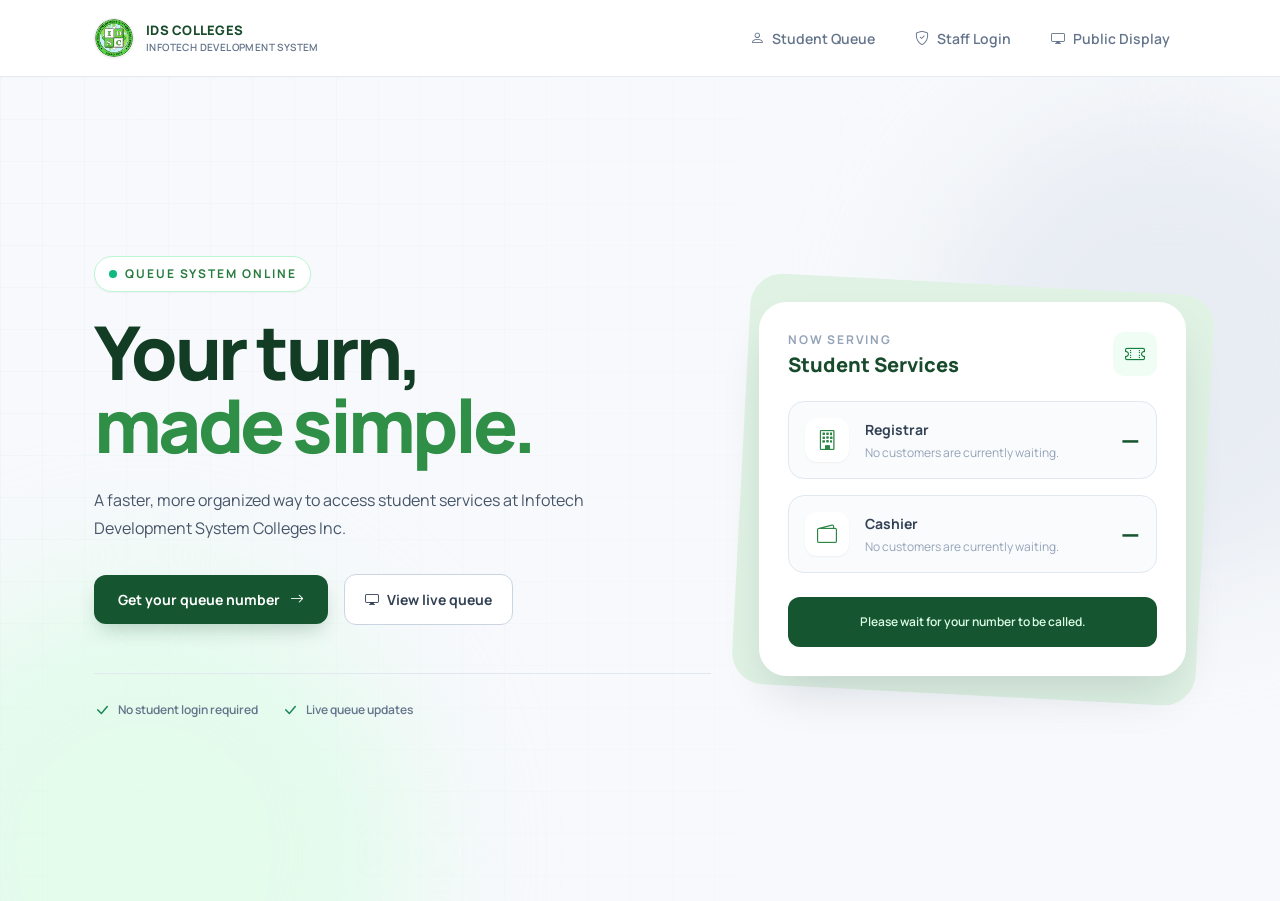
<file: frontend/index.html>
<!doctype html>
<html lang="en">
  <head>
    <meta charset="UTF-8" />
    <meta name="viewport" content="width=device-width, initial-scale=1.0" />
    <title>IDS Colleges — Student Services Queue</title>
    <meta
      name="description"
      content="A school queue system for students and staff to issue tickets, manage Registrar and Cashier lines, and display live queue updates for faster service."
    />
    <link rel="icon" type="image/png" href="./assets/images/favicon.png" />

    <!-- Bootstrap 5 & Bootstrap Icons -->
    <link
      href="https://cdn.jsdelivr.net/npm/bootstrap@5.3.3/dist/css/bootstrap.min.css"
      rel="stylesheet"
    />
    <link
      href="https://cdn.jsdelivr.net/npm/bootstrap-icons@1.11.3/font/bootstrap-icons.min.css"
      rel="stylesheet"
    />

    <!-- Typography & Project Stylesheets -->
    <link rel="stylesheet" href="./assets/fonts/manrope.css" />
    <link rel="stylesheet" href="./css/style.css" />
    <link rel="stylesheet" href="./css/components.css" />
    <link rel="stylesheet" href="./css/responsive.css" />
  </head>
  <body class="page-home" data-page="welcome">
    <!-- Top Sticky Navigation -->
    <header class="ids-header">
      <nav class="navbar navbar-expand-lg py-0" aria-label="Primary navigation">
        <div class="container-xl ids-header-inner px-3 px-lg-4">
          <a href="./index.html" class="brand-lockup" aria-label="Go to home">
            <img
              src="./assets/images/ids-colleges-logo.png"
              alt="IDS Colleges official seal"
              class="brand-seal"
            />
            <div>
              <p class="brand-title">IDS COLLEGES</p>
              <p class="brand-subtitle">INFOTECH DEVELOPMENT SYSTEM</p>
            </div>
          </a>

          <button
            class="navbar-toggler border-0 shadow-none"
            type="button"
            data-bs-toggle="collapse"
            data-bs-target="#idsMainNav"
            aria-controls="idsMainNav"
            aria-expanded="false"
            aria-label="Toggle navigation"
          >
            <span class="navbar-toggler-icon"></span>
          </button>

          <div class="collapse navbar-collapse justify-content-end" id="idsMainNav">
            <div class="d-flex flex-column flex-lg-row align-items-stretch align-items-lg-center gap-1 gap-lg-2 py-2 py-lg-0">
              <a href="./pages/student-queue.html" class="ids-nav-link" data-nav-page="student">
                <i class="bi bi-person"></i>
                <span>Student Queue</span>
              </a>
              <a href="./pages/staff-login.html" class="ids-nav-link" data-nav-page="login">
                <i class="bi bi-shield-check"></i>
                <span>Staff Login</span>
              </a>
              <a href="./pages/public-display.html" class="ids-nav-link" data-nav-page="display">
                <i class="bi bi-display"></i>
                <span>Public Display</span>
              </a>
            </div>
          </div>
        </div>
      </nav>
    </header>

    <!-- Main Hero Section -->
    <main class="hero-section py-5">
      <div class="hero-grid" aria-hidden="true"></div>
      <div class="hero-glow-left" aria-hidden="true"></div>
      <div class="hero-glow-right" aria-hidden="true"></div>

      <div class="container-xl px-3 px-lg-4">
        <div class="row align-items-center g-5">
          <!-- Left Column: Hero Copy & Actions -->
          <div class="col-12 col-lg-7">
            <div class="status-online-pill mb-4">
              <span class="status-dot-emerald" aria-hidden="true"></span>
              <span>Queue system online</span>
            </div>

            <h1 class="ids-heading-hero mb-0">
              Your turn, <span class="accent">made simple.</span>
            </h1>

            <p class="ids-lead mt-4 mb-0" style="max-width: 34rem;">
              A faster, more organized way to access student services at Infotech Development System Colleges Inc.
            </p>

            <div class="d-flex flex-wrap align-items-center gap-3 mt-4 pt-2">
              <a href="./pages/student-queue.html" class="btn-ids-primary">
                <span>Get your queue number</span>
                <i class="bi bi-arrow-right"></i>
              </a>
              <a href="./pages/public-display.html" class="btn-ids-outline">
                <i class="bi bi-display"></i>
                <span>View live queue</span>
              </a>
            </div>

            <div
              class="d-flex flex-wrap gap-4 mt-5 pt-4 border-top"
              style="border-color: #e2e8f0 !important; font-size: 0.75rem; font-weight: 600; color: #64748b;"
            >
              <span class="d-inline-flex align-items-center gap-2">
                <i class="bi bi-check-lg text-success fs-6"></i>
                <span>No student login required</span>
              </span>
              <span class="d-inline-flex align-items-center gap-2">
                <i class="bi bi-check-lg text-success fs-6"></i>
                <span>Live queue updates</span>
              </span>
            </div>
          </div>

          <!-- Right Column: Live Student Services Summary Card -->
          <div class="col-12 col-lg-5">
            <div class="hero-card-stack">
              <div class="hero-card-backdrop" aria-hidden="true"></div>

              <div class="hero-card">
                <div class="d-flex align-items-center justify-content-between mb-4">
                  <div>
                    <p
                      class="mb-0 text-uppercase fw-bold"
                      style="font-size: 0.75rem; letter-spacing: 0.15em; color: #94a3b8;"
                    >
                      Now serving
                    </p>
                    <h2
                      class="mb-0 mt-1 fw-extrabold"
                      style="font-size: 1.25rem; font-weight: 800; color: #174b2b;"
                    >
                      Student Services
                    </h2>
                  </div>
                  <div class="icon-tile icon-tile-green" aria-hidden="true">
                    <i class="bi bi-ticket-perforated fs-5"></i>
                  </div>
                </div>

                <!-- Dynamically hydrated from backend API -->
                <div id="homeOfficeSummaryList" class="d-flex flex-column gap-3">
                  <div class="office-summary-row">
                    <div class="icon-tile icon-tile-white" aria-hidden="true">
                      <i class="bi bi-building fs-5"></i>
                    </div>
                    <div class="min-w-0 flex-grow-1">
                      <p class="mb-0 fw-bold" style="font-size: 0.875rem; color: #334155;">Registrar</p>
                      <p class="mb-0 mt-1" style="font-size: 0.75rem; color: #94a3b8;">No customers are currently waiting.</p>
                    </div>
                    <p class="mb-0 tabular-nums" style="font-size: 1.5rem; font-weight: 900; color: #15552f;">
                      —
                    </p>
                  </div>

                  <div class="office-summary-row">
                    <div class="icon-tile icon-tile-white" aria-hidden="true">
                      <i class="bi bi-wallet2 fs-5"></i>
                    </div>
                    <div class="min-w-0 flex-grow-1">
                      <p class="mb-0 fw-bold" style="font-size: 0.875rem; color: #334155;">Cashier</p>
                      <p class="mb-0 mt-1" style="font-size: 0.75rem; color: #94a3b8;">No customers are currently waiting.</p>
                    </div>
                    <p class="mb-0 tabular-nums" style="font-size: 1.5rem; font-weight: 900; color: #15552f;">
                      —
                    </p>
                  </div>
                </div>

                <div
                  class="mt-4 text-center fw-semibold"
                  style="border-radius: 0.75rem; background-color: #15552f; padding: 1rem 1.25rem; font-size: 0.75rem; color: #dcfce7;"
                >
                  Please wait for your number to be called.
                </div>
              </div>
            </div>
          </div>
        </div>
      </div>
    </main>

    <!-- Bootstrap 5 Bundle & Application Scripts -->
    <script src="https://cdn.jsdelivr.net/npm/bootstrap@5.3.3/dist/js/bootstrap.bundle.min.js" defer></script>
    <script src="./js/api/api.js" defer></script>
    <script src="./js/services/queueService.js" defer></script>
    <script src="./js/services/authService.js" defer></script>
    <script src="./js/main.js" defer></script>
    <script src="./js/navigation.js" defer></script>
    <script src="./js/validation.js" defer></script>
    <script src="./js/interactions.js" defer></script>
  </body>
</html>
</file>
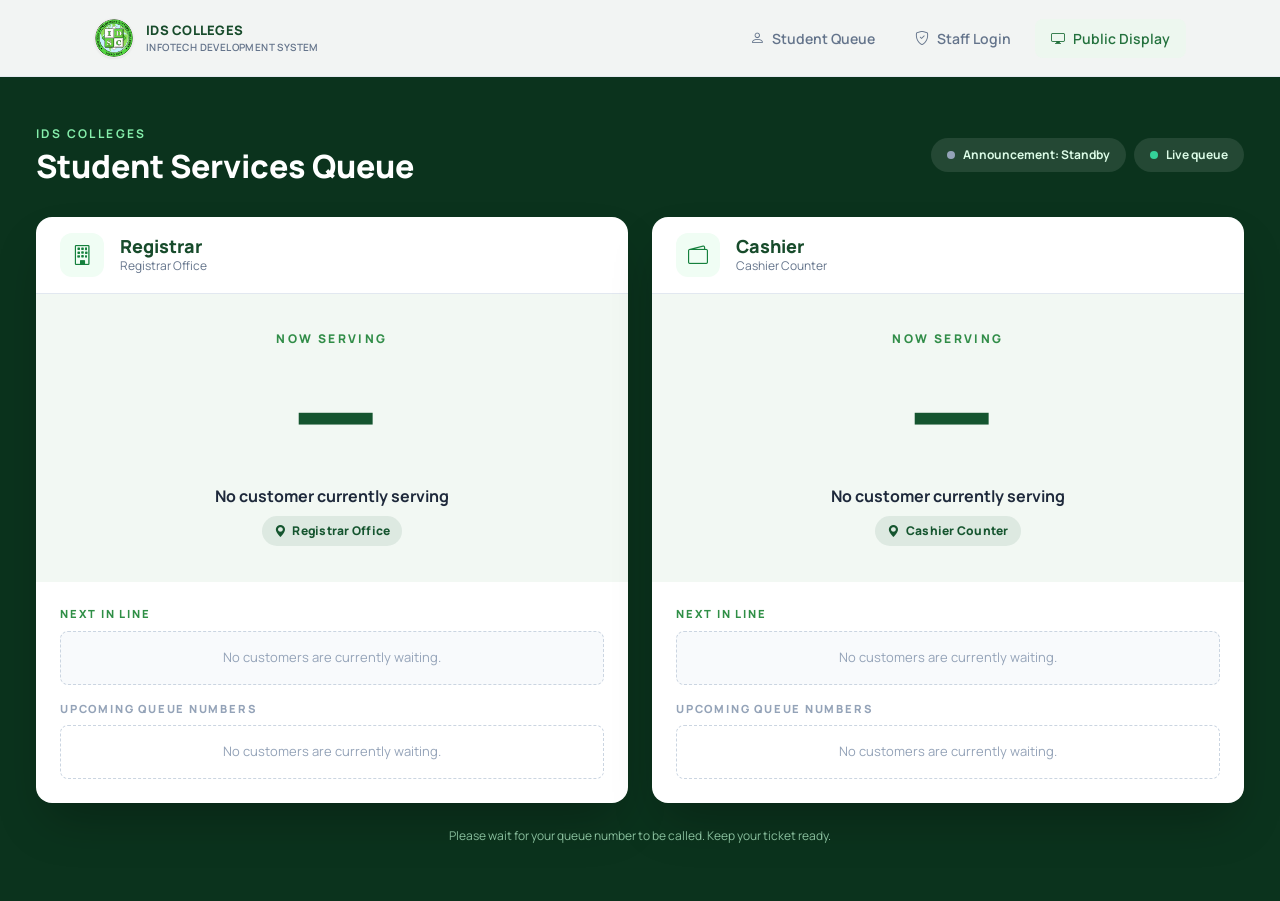
<file: frontend/pages/public-display.html>
<!doctype html>
<html lang="en">
  <head>
    <meta charset="UTF-8" />
    <meta name="viewport" content="width=device-width, initial-scale=1.0" />
    <title>Public Live Display — IDS Colleges</title>
    <meta
      name="description"
      content="Live public queue monitor showing currently served and upcoming student numbers at IDS Colleges."
    />
    <link rel="icon" type="image/png" href="../assets/images/favicon.png" />

    <!-- Bootstrap 5 & Bootstrap Icons -->
    <link
      href="https://cdn.jsdelivr.net/npm/bootstrap@5.3.3/dist/css/bootstrap.min.css"
      rel="stylesheet"
    />
    <link
      href="https://cdn.jsdelivr.net/npm/bootstrap-icons@1.11.3/font/bootstrap-icons.min.css"
      rel="stylesheet"
    />

    <!-- Typography & Project Stylesheets -->
    <link rel="stylesheet" href="../assets/fonts/manrope.css" />
    <link rel="stylesheet" href="../css/style.css" />
    <link rel="stylesheet" href="../css/components.css" />
    <link rel="stylesheet" href="../css/responsive.css" />
  </head>
  <body class="page-display" data-page="display">
    <!-- Top Sticky Navigation -->
    <header class="ids-header">
      <nav class="navbar navbar-expand-lg py-0" aria-label="Primary navigation">
        <div class="container-xl ids-header-inner px-3 px-lg-4">
          <a href="../index.html" class="brand-lockup" aria-label="Go to home">
            <img
              src="../assets/images/ids-colleges-logo.png"
              alt="IDS Colleges official seal"
              class="brand-seal"
            />
            <div>
              <p class="brand-title">IDS COLLEGES</p>
              <p class="brand-subtitle">INFOTECH DEVELOPMENT SYSTEM</p>
            </div>
          </a>

          <button
            class="navbar-toggler border-0 shadow-none"
            type="button"
            data-bs-toggle="collapse"
            data-bs-target="#idsMainNav"
            aria-controls="idsMainNav"
            aria-expanded="false"
            aria-label="Toggle navigation"
          >
            <span class="navbar-toggler-icon"></span>
          </button>

          <div class="collapse navbar-collapse justify-content-end" id="idsMainNav">
            <div class="d-flex flex-column flex-lg-row align-items-stretch align-items-lg-center gap-1 gap-lg-2 py-2 py-lg-0">
              <a href="./student-queue.html" class="ids-nav-link" data-nav-page="student">
                <i class="bi bi-person"></i>
                <span>Student Queue</span>
              </a>
              <a href="./staff-login.html" class="ids-nav-link" data-nav-page="login">
                <i class="bi bi-shield-check"></i>
                <span>Staff Login</span>
              </a>
              <a href="./public-display.html" class="ids-nav-link active" data-nav-page="display">
                <i class="bi bi-display"></i>
                <span>Public Display</span>
              </a>
            </div>
          </div>
        </div>
      </nav>
    </header>

    <!-- Main Public Display Board -->
    <main class="main-viewport py-4 py-lg-5 px-3 px-lg-4">
      <div class="container-xxl">
        <div class="d-flex flex-wrap align-items-center justify-content-between gap-3">
          <div>
            <p
              class="mb-0 text-uppercase fw-bold"
              style="font-size: 0.75rem; letter-spacing: 0.2em; color: #86efac;"
            >
              IDS Colleges
            </p>
            <h1 class="mt-1 mb-0 fw-extrabold text-white" style="font-size: clamp(1.5rem, 3vw, 2rem); font-weight: 800;">
              Student Services Queue
            </h1>
          </div>

          <div class="d-flex flex-wrap align-items-center gap-2">
            <div
              id="publicAnnouncementStatus"
              class="d-inline-flex align-items-center gap-2 rounded-pill px-3 py-2 fw-bold"
              style="background-color: rgba(255, 255, 255, 0.1); font-size: 0.75rem; color: #dcfce7;"
            >
              <span class="status-dot-emerald" style="background-color: #94a3b8;" aria-hidden="true"></span>
              <span>Announcement: Standby</span>
            </div>

            <div
              class="d-inline-flex align-items-center gap-2 rounded-pill px-3 py-2 fw-bold"
              style="background-color: rgba(255, 255, 255, 0.1); font-size: 0.75rem; color: #dcfce7;"
            >
              <span class="status-dot-emerald status-dot-pulse" style="background-color: #34d399;" aria-hidden="true"></span>
              <span>Live queue</span>
            </div>
          </div>
        </div>

        <!-- 2-Column Office Monitor Cards (Hydrated by interactions.js) -->
        <div id="publicDisplayGrid" class="row g-4 mt-2"></div>

        <p class="mt-4 mb-0 text-center" style="font-size: 0.75rem; color: rgba(187, 247, 208, 0.72);">
          Please wait for your queue number to be called. Keep your ticket ready.
        </p>
      </div>
    </main>

    <!-- Bootstrap 5 Bundle & Application Scripts -->
    <script src="https://cdn.jsdelivr.net/npm/bootstrap@5.3.3/dist/js/bootstrap.bundle.min.js" defer></script>
    <script src="../js/api/api.js" defer></script>
    <script src="../js/services/queueService.js" defer></script>
    <script src="../js/services/authService.js" defer></script>
    <script src="../js/voiceAnnouncement.js" defer></script>
    <script src="../js/main.js" defer></script>
    <script src="../js/navigation.js" defer></script>
    <script src="../js/validation.js" defer></script>
    <script src="../js/interactions.js" defer></script>
  </body>
</html>
</file>
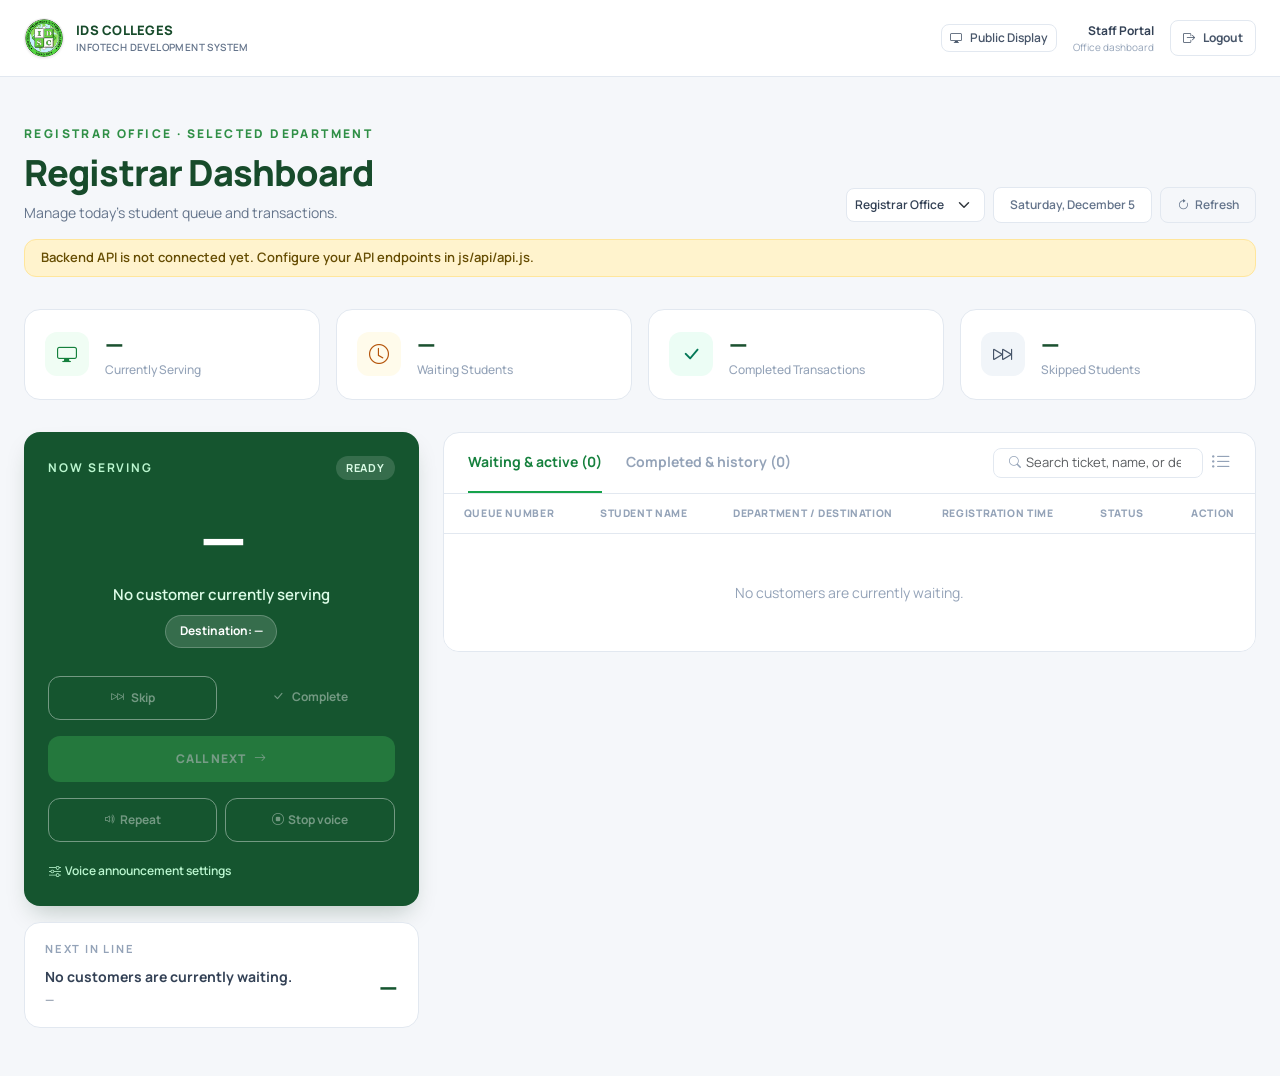
<file: frontend/pages/staff-dashboard.html>
<!doctype html>
<html lang="en">
  <head>
    <meta charset="UTF-8" />
    <meta name="viewport" content="width=device-width, initial-scale=1.0" />
    <title>Staff Office Dashboard — IDS Colleges</title>
    <meta
      name="description"
      content="Staff dashboard for calling, completing, and managing student service queues at IDS Colleges."
    />
    <link rel="icon" type="image/png" href="../assets/images/favicon.png" />

    <!-- Bootstrap 5 & Bootstrap Icons -->
    <link
      href="https://cdn.jsdelivr.net/npm/bootstrap@5.3.3/dist/css/bootstrap.min.css"
      rel="stylesheet"
    />
    <link
      href="https://cdn.jsdelivr.net/npm/bootstrap-icons@1.11.3/font/bootstrap-icons.min.css"
      rel="stylesheet"
    />

    <!-- Typography & Project Stylesheets -->
    <link rel="stylesheet" href="../assets/fonts/manrope.css" />
    <link rel="stylesheet" href="../css/style.css" />
    <link rel="stylesheet" href="../css/components.css" />
    <link rel="stylesheet" href="../css/responsive.css" />
  </head>
  <body class="page-staff" data-page="dashboard">
    <!-- Dashboard Header -->
    <header class="border-bottom bg-white" style="border-color: #e2e8f0 !important;">
      <div
        class="container-xxl d-flex align-items-center justify-content-between px-3 px-lg-4"
        style="min-height: 76px;"
      >
        <a href="../index.html" class="brand-lockup" aria-label="Go to home">
          <img
            src="../assets/images/ids-colleges-logo.png"
            alt="IDS Colleges official seal"
            class="brand-seal"
          />
          <div>
            <p class="brand-title">IDS COLLEGES</p>
            <p class="brand-subtitle">INFOTECH DEVELOPMENT SYSTEM</p>
          </div>
        </a>

        <div class="d-flex align-items-center gap-3">
          <a
            href="./public-display.html"
            class="btn btn-sm btn-outline-secondary d-none d-md-inline-flex align-items-center gap-2 fw-semibold"
            style="border-radius: 0.5rem; font-size: 0.75rem; border-color: #e2e8f0; color: #475569;"
          >
            <i class="bi bi-display"></i>
            <span>Public Display</span>
          </a>

          <div class="d-none d-sm-block text-end">
            <p id="staffRoleLabel" class="mb-0 fw-bold" style="font-size: 0.75rem; color: #334155;">
              Office Staff
            </p>
            <p class="mb-0" style="font-size: 0.625rem; color: #94a3b8;">Office dashboard</p>
          </div>

          <button
            id="staffLogoutBtn"
            type="button"
            class="btn d-inline-flex align-items-center gap-2 fw-bold"
            style="border: 1px solid #e2e8f0; border-radius: 0.5rem; padding: 0.5rem 0.75rem; font-size: 0.75rem; color: #475569; background-color: #ffffff;"
          >
            <i class="bi bi-box-arrow-right"></i>
            <span>Logout</span>
          </button>
        </div>
      </div>
    </header>

    <!-- Main Dashboard Content -->
    <main class="container-xxl px-3 px-lg-4 py-4 py-lg-5">
      <!-- Title & Date Row -->
      <div class="d-flex flex-wrap align-items-end justify-content-between gap-3">
        <div>
          <p id="dashboardOfficeCode" class="ids-kicker mb-0">Student Services · Office</p>
          <h1 id="dashboardOfficeTitle" class="ids-heading-page mt-2 mb-0">Office Dashboard</h1>
          <p class="mt-2 mb-0" style="font-size: 0.875rem; color: #64748b;">
            Manage today’s student queue and transactions.
          </p>
        </div>

        <div class="d-flex flex-wrap align-items-center gap-2">
          <select
            id="dashboardDepartmentSelect"
            class="form-select form-select-sm fw-semibold"
            aria-label="Filter by department"
            style="width: auto; border-color: #e2e8f0; font-size: 0.75rem; color: #334155; border-radius: 0.5rem; padding-top: 0.45rem; padding-bottom: 0.45rem;"
          >
            <option value="registrar">Registrar Office</option>
            <option value="cashier">Cashier Counter</option>
            <option value="all">All Departments</option>
          </select>

          <p
            id="dashboardDateBadge"
            class="mb-0 rounded-3 border bg-white px-3 py-2 fw-semibold"
            style="border-color: #e2e8f0 !important; font-size: 0.75rem; color: #64748b;"
          >
            —
          </p>
          <button
            id="refreshQueueBtn"
            type="button"
            class="btn btn-sm btn-outline-secondary fw-semibold px-3 py-2"
            style="border-color: #e2e8f0; font-size: 0.75rem; color: #64748b; border-radius: 0.5rem;"
          >
            <i class="bi bi-arrow-clockwise me-1"></i>
            Refresh
          </button>
        </div>
      </div>

      <!-- Backend API Connection Status Banner -->
      <div
        id="dashboardStatusNotice"
        role="status"
        class="d-none alert alert-warning mt-3 mb-0 py-2 px-3 fw-semibold"
        style="font-size: 0.8125rem; border-radius: 0.75rem;"
      ></div>

      <!-- 4 KPI Summary Cards -->
      <section class="row g-3 mt-3" aria-label="Queue metrics">
        <div class="col-12 col-sm-6 col-xl-3">
          <div class="kpi-card">
            <div class="icon-tile icon-tile-green" aria-hidden="true">
              <i class="bi bi-display fs-5"></i>
            </div>
            <div>
              <p id="kpiServingValue" class="kpi-value tabular-nums mb-0">—</p>
              <p class="kpi-label mb-0">Currently Serving</p>
            </div>
          </div>
        </div>

        <div class="col-12 col-sm-6 col-xl-3">
          <div class="kpi-card">
            <div class="icon-tile icon-tile-amber" aria-hidden="true">
              <i class="bi bi-clock fs-5"></i>
            </div>
            <div>
              <p id="kpiWaitingValue" class="kpi-value tabular-nums mb-0">—</p>
              <p class="kpi-label mb-0">Waiting Students</p>
            </div>
          </div>
        </div>

        <div class="col-12 col-sm-6 col-xl-3">
          <div class="kpi-card">
            <div class="icon-tile icon-tile-emerald" aria-hidden="true">
              <i class="bi bi-check-lg fs-5"></i>
            </div>
            <div>
              <p id="kpiCompletedValue" class="kpi-value tabular-nums mb-0">—</p>
              <p class="kpi-label mb-0">Completed Transactions</p>
            </div>
          </div>
        </div>

        <div class="col-12 col-sm-6 col-xl-3">
          <div class="kpi-card">
            <div class="icon-tile icon-tile-gray" aria-hidden="true">
              <i class="bi bi-skip-forward fs-5"></i>
            </div>
            <div>
              <p id="kpiSkippedValue" class="kpi-value tabular-nums mb-0">—</p>
              <p class="kpi-label mb-0">Skipped Students</p>
            </div>
          </div>
        </div>
      </section>

      <!-- Workspace Grid: Now Serving Controls + Queue Table -->
      <section class="row g-4 mt-2">
        <!-- Left: Now Serving Controls, Voice Announcement & Next in Line -->
        <div class="col-12 col-xl-4 d-flex flex-column gap-3">
          <div class="serving-control-card d-flex flex-column justify-content-between">
            <div>
              <div class="d-flex align-items-center justify-content-between gap-2">
                <p
                  class="mb-0 text-uppercase fw-bold"
                  style="font-size: 0.75rem; letter-spacing: 0.16em; color: #bbf7d0;"
                >
                  Now serving
                </p>
                <span id="dashVoiceStatusBadge" class="voice-status-pill">Ready</span>
              </div>

              <div class="text-center my-4 py-1">
                <p
                  id="dashNowServingNumber"
                  class="tabular-nums mb-0"
                  style="font-size: 3.75rem; font-weight: 900; line-height: 1; letter-spacing: -0.06em;"
                >
                  —
                </p>
                <p id="dashNowServingName" class="mt-3 mb-2 fw-semibold" style="font-size: 0.9375rem; color: #dcfce7;">
                  No customer currently serving
                </p>
                <span id="dashNowServingDepartment" class="destination-chip-inverted">
                  Destination: —
                </span>
                <p
                  id="dashVoiceTranscript"
                  class="d-none mt-3 mb-0 px-2 py-1 rounded-2"
                  style="font-size: 0.72rem; background-color: rgba(0, 0, 0, 0.16); color: #dcfce7;"
                ></p>
              </div>
            </div>

            <div>
              <div class="row g-2">
                <div class="col-6">
                  <button
                    id="dashSkipBtn"
                    type="button"
                    class="btn serving-btn-skip w-100 d-flex align-items-center justify-content-center gap-2"
                  >
                    <i class="bi bi-skip-forward"></i>
                    <span>Skip</span>
                  </button>
                </div>
                <div class="col-6">
                  <button
                    id="dashCompleteBtn"
                    type="button"
                    class="btn serving-btn-complete w-100 d-flex align-items-center justify-content-center gap-2"
                  >
                    <i class="bi bi-check-lg"></i>
                    <span>Complete</span>
                  </button>
                </div>
              </div>

              <button id="dashCallNextBtn" type="button" class="btn-ids-call-next mt-3">
                <span>Call next</span>
                <i class="bi bi-arrow-right"></i>
              </button>

              <!-- Repeat & Stop Voice Controls -->
              <div class="row g-2 mt-2">
                <div class="col-6">
                  <button
                    id="dashRepeatVoiceBtn"
                    type="button"
                    class="btn serving-btn-skip w-100 d-flex align-items-center justify-content-center gap-1"
                  >
                    <i class="bi bi-volume-up"></i>
                    <span>Repeat</span>
                  </button>
                </div>
                <div class="col-6">
                  <button
                    id="dashStopVoiceBtn"
                    type="button"
                    class="btn serving-btn-skip w-100 d-flex align-items-center justify-content-center gap-1"
                    disabled
                  >
                    <i class="bi bi-stop-circle"></i>
                    <span>Stop voice</span>
                  </button>
                </div>
              </div>

              <!-- Collapsible Voice Settings (Volume, Speed, Pitch, Voice) -->
              <div class="mt-3">
                <button
                  class="btn btn-link p-0 text-decoration-none d-inline-flex align-items-center gap-1 fw-semibold"
                  type="button"
                  data-bs-toggle="collapse"
                  data-bs-target="#voiceSettingsPanel"
                  aria-expanded="false"
                  aria-controls="voiceSettingsPanel"
                  style="font-size: 0.75rem; color: #bbf7d0;"
                >
                  <i class="bi bi-sliders"></i>
                  <span>Voice announcement settings</span>
                </button>

                <div class="collapse mt-2" id="voiceSettingsPanel">
                  <div class="voice-settings-box d-flex flex-column gap-2">
                    <div>
                      <label for="voiceSelectInput" class="form-label mb-1" style="font-size: 0.7rem; color: #dcfce7;">
                        English Voice
                      </label>
                      <select
                        id="voiceSelectInput"
                        class="form-select form-select-sm"
                        style="font-size: 0.75rem;"
                      >
                        <option value="">Default English Voice</option>
                      </select>
                    </div>

                    <div>
                      <div class="d-flex justify-content-between" style="font-size: 0.7rem; color: #dcfce7;">
                        <label for="voiceVolumeInput">Volume</label>
                        <span id="voiceVolumeVal" class="tabular-nums">100%</span>
                      </div>
                      <input
                        id="voiceVolumeInput"
                        type="range"
                        class="form-range"
                        min="0"
                        max="1"
                        step="0.05"
                        value="1"
                      />
                    </div>

                    <div>
                      <div class="d-flex justify-content-between" style="font-size: 0.7rem; color: #dcfce7;">
                        <label for="voiceRateInput">Speed</label>
                        <span id="voiceRateVal" class="tabular-nums">0.95x</span>
                      </div>
                      <input
                        id="voiceRateInput"
                        type="range"
                        class="form-range"
                        min="0.5"
                        max="1.5"
                        step="0.05"
                        value="0.95"
                      />
                    </div>

                    <div>
                      <div class="d-flex justify-content-between" style="font-size: 0.7rem; color: #dcfce7;">
                        <label for="voicePitchInput">Pitch</label>
                        <span id="voicePitchVal" class="tabular-nums">1.0</span>
                      </div>
                      <input
                        id="voicePitchInput"
                        type="range"
                        class="form-range"
                        min="0.5"
                        max="1.5"
                        step="0.1"
                        value="1"
                      />
                    </div>
                  </div>
                </div>
              </div>
            </div>
          </div>

          <!-- Next in Line Summary Card -->
          <div class="next-in-line-card">
            <p
              class="mb-2 text-uppercase fw-bold"
              style="font-size: 0.7rem; letter-spacing: 0.16em; color: #94a3b8;"
            >
              Next in line
            </p>
            <div class="d-flex align-items-center justify-content-between gap-3">
              <div class="min-w-0">
                <p id="dashNextInLineName" class="mb-0 fw-bold text-truncate" style="font-size: 0.875rem; color: #334155;">
                  No customers are currently waiting.
                </p>
                <p id="dashNextInLineDept" class="mb-0 mt-1" style="font-size: 0.75rem; color: #64748b;">
                  —
                </p>
              </div>
              <p id="dashNextInLineNumber" class="mb-0 tabular-nums fw-black" style="font-size: 1.5rem; font-weight: 900; color: #15552f;">
                —
              </p>
            </div>
          </div>
        </div>

        <!-- Right: Queue List & History Table -->
        <div class="col-12 col-xl-8">
          <div class="queue-table-card">
            <div
              class="d-flex flex-wrap align-items-center justify-content-between gap-3 border-bottom px-4"
              style="border-color: #e2e8f0 !important;"
            >
              <div class="d-flex gap-4">
                <button id="tabActiveQueue" type="button" class="queue-tab-btn active">
                  Active queue (0)
                </button>
                <button id="tabHistoryQueue" type="button" class="queue-tab-btn">
                  Queue history
                </button>
              </div>

              <div class="d-flex align-items-center gap-2 py-2">
                <div class="position-relative">
                  <i
                    class="bi bi-search position-absolute top-50 translate-middle-y ms-3"
                    style="font-size: 0.75rem; color: #94a3b8;"
                  ></i>
                  <input
                    id="dashboardSearchInput"
                    type="search"
                    class="form-control form-control-sm ps-4"
                    placeholder="Search ticket, name, or dept..."
                    style="padding-left: 2rem !important; border-radius: 0.5rem; border-color: #e2e8f0; font-size: 0.8125rem; min-width: 210px;"
                    aria-label="Search queue records"
                  />
                </div>
                <i class="bi bi-list-ul fs-5 d-none d-sm-inline" style="color: #94a3b8;" aria-hidden="true"></i>
              </div>
            </div>

            <div class="table-responsive">
              <table class="table queue-table mb-0 align-middle">
                <thead>
                  <tr>
                    <th scope="col">Queue number</th>
                    <th scope="col">Student name</th>
                    <th scope="col">Department / Destination</th>
                    <th scope="col">Registration time</th>
                    <th scope="col">Status</th>
                    <th scope="col" class="text-end">Action</th>
                  </tr>
                </thead>
                <tbody id="dashboardQueueTableBody">
                  <tr>
                    <td colspan="6" class="text-center py-5" style="color: #94a3b8;">
                      No records found.
                    </td>
                  </tr>
                </tbody>
              </table>
            </div>
          </div>
        </div>
      </section>
    </main>

    <!-- Bootstrap Confirmation Modal for Deleting a Queue Record -->
    <div
      class="modal fade"
      id="deleteRecordModal"
      tabindex="-1"
      aria-labelledby="deleteRecordModalLabel"
      aria-hidden="true"
    >
      <div class="modal-dialog modal-dialog-centered">
        <div class="modal-content border-0 shadow-lg rounded-4">
          <div class="modal-header border-bottom-0 pb-0">
            <h5 class="modal-title fw-bold" id="deleteRecordModalLabel" style="color: #174b2b;">
              Delete queue record?
            </h5>
            <button type="button" class="btn-close" data-bs-dismiss="modal" aria-label="Close"></button>
          </div>
          <div id="deleteRecordModalText" class="modal-body" style="font-size: 0.875rem; color: #475569;">
            Are you sure you want to delete this queue record? This action will be sent to the backend database.
          </div>
          <div class="modal-footer border-top-0 pt-0">
            <button
              type="button"
              class="btn btn-light fw-semibold"
              data-bs-dismiss="modal"
              style="font-size: 0.8125rem;"
            >
              Cancel
            </button>
            <button
              id="confirmDeleteRecordBtn"
              type="button"
              class="btn btn-danger fw-bold"
              style="font-size: 0.8125rem;"
            >
              Delete record
            </button>
          </div>
        </div>
      </div>
    </div>

    <!-- Bootstrap 5 Bundle & Application Scripts -->
    <script src="https://cdn.jsdelivr.net/npm/bootstrap@5.3.3/dist/js/bootstrap.bundle.min.js" defer></script>
    <script src="../js/api/api.js" defer></script>
    <script src="../js/services/queueService.js" defer></script>
    <script src="../js/services/authService.js" defer></script>
    <script src="../js/voiceAnnouncement.js" defer></script>
    <script src="../js/main.js" defer></script>
    <script src="../js/navigation.js" defer></script>
    <script src="../js/validation.js" defer></script>
    <script src="../js/interactions.js" defer></script>
  </body>
</html>
</file>
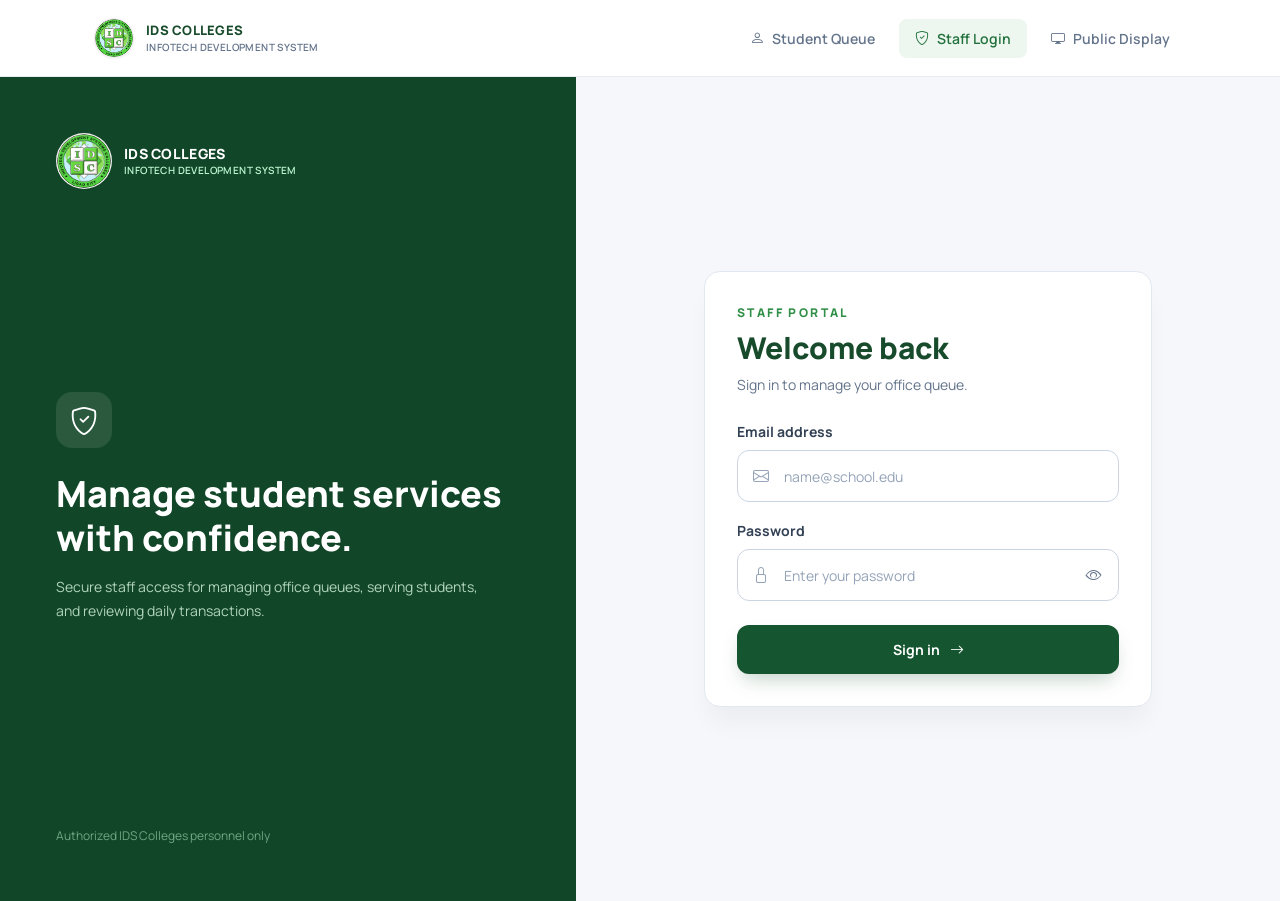
<file: frontend/pages/staff-login.html>
<!doctype html>
<html lang="en">
  <head>
    <meta charset="UTF-8" />
    <meta name="viewport" content="width=device-width, initial-scale=1.0" />
    <title>Staff Login — IDS Colleges</title>
    <meta
      name="description"
      content="Staff login portal for managing Registrar and Cashier student service queues at IDS Colleges."
    />
    <link rel="icon" type="image/png" href="../assets/images/favicon.png" />

    <!-- Bootstrap 5 & Bootstrap Icons -->
    <link
      href="https://cdn.jsdelivr.net/npm/bootstrap@5.3.3/dist/css/bootstrap.min.css"
      rel="stylesheet"
    />
    <link
      href="https://cdn.jsdelivr.net/npm/bootstrap-icons@1.11.3/font/bootstrap-icons.min.css"
      rel="stylesheet"
    />

    <!-- Typography & Project Stylesheets -->
    <link rel="stylesheet" href="../assets/fonts/manrope.css" />
    <link rel="stylesheet" href="../css/style.css" />
    <link rel="stylesheet" href="../css/components.css" />
    <link rel="stylesheet" href="../css/responsive.css" />
  </head>
  <body class="page-staff" data-page="login">
    <!-- Top Sticky Navigation -->
    <header class="ids-header">
      <nav class="navbar navbar-expand-lg py-0" aria-label="Primary navigation">
        <div class="container-xl ids-header-inner px-3 px-lg-4">
          <a href="../index.html" class="brand-lockup" aria-label="Go to home">
            <img
              src="../assets/images/ids-colleges-logo.png"
              alt="IDS Colleges official seal"
              class="brand-seal"
            />
            <div>
              <p class="brand-title">IDS COLLEGES</p>
              <p class="brand-subtitle">INFOTECH DEVELOPMENT SYSTEM</p>
            </div>
          </a>

          <button
            class="navbar-toggler border-0 shadow-none"
            type="button"
            data-bs-toggle="collapse"
            data-bs-target="#idsMainNav"
            aria-controls="idsMainNav"
            aria-expanded="false"
            aria-label="Toggle navigation"
          >
            <span class="navbar-toggler-icon"></span>
          </button>

          <div class="collapse navbar-collapse justify-content-end" id="idsMainNav">
            <div class="d-flex flex-column flex-lg-row align-items-stretch align-items-lg-center gap-1 gap-lg-2 py-2 py-lg-0">
              <a href="./student-queue.html" class="ids-nav-link" data-nav-page="student">
                <i class="bi bi-person"></i>
                <span>Student Queue</span>
              </a>
              <a href="./staff-login.html" class="ids-nav-link active" data-nav-page="login">
                <i class="bi bi-shield-check"></i>
                <span>Staff Login</span>
              </a>
              <a href="./public-display.html" class="ids-nav-link" data-nav-page="display">
                <i class="bi bi-display"></i>
                <span>Public Display</span>
              </a>
            </div>
          </div>
        </div>
      </nav>
    </header>

    <!-- Main Split Login View -->
    <main class="login-split-grid">
      <!-- Left Branding Panel (Desktop) -->
      <aside class="login-hero-aside">
        <div class="brand-lockup inverted">
          <img
            src="../assets/images/ids-colleges-logo.png"
            alt="IDS Colleges official seal"
            class="brand-seal brand-seal-lg"
          />
          <div>
            <p class="brand-title" style="font-size: 0.875rem;">IDS COLLEGES</p>
            <p class="brand-subtitle">INFOTECH DEVELOPMENT SYSTEM</p>
          </div>
        </div>

        <div style="max-width: 28rem;">
          <div
            class="d-grid place-items-center rounded-4"
            style="width: 56px; height: 56px; background-color: rgba(255, 255, 255, 0.1); display: grid; place-items: center;"
          >
            <i class="bi bi-shield-check fs-3 text-white"></i>
          </div>
          <h1 class="mt-4 mb-0 fw-extrabold text-white" style="font-size: 2.25rem; line-height: 1.2; font-weight: 800;">
            Manage student services with confidence.
          </h1>
          <p class="mt-3 mb-0" style="font-size: 0.875rem; line-height: 1.75; color: rgba(220, 252, 231, 0.78);">
            Secure staff access for managing office queues, serving students, and reviewing daily transactions.
          </p>
        </div>

        <p class="mb-0" style="font-size: 0.75rem; color: rgba(187, 247, 208, 0.55);">
          Authorized IDS Colleges personnel only
        </p>
      </aside>

      <!-- Right Login Card Section -->
      <section class="d-flex align-items-center justify-content-center px-3 py-5">
        <form id="staffLoginForm" class="ids-form-card w-100" style="max-width: 28rem;" novalidate>
          <div class="d-lg-none mb-4">
            <div class="brand-lockup">
              <img
                src="../assets/images/ids-colleges-logo.png"
                alt="IDS Colleges official seal"
                class="brand-seal brand-seal-lg"
              />
              <div>
                <p class="brand-title" style="font-size: 0.875rem;">IDS COLLEGES</p>
                <p class="brand-subtitle">INFOTECH DEVELOPMENT SYSTEM</p>
              </div>
            </div>
          </div>

          <p class="ids-kicker mb-0">Staff portal</p>
          <h2 class="mt-2 mb-0 fw-extrabold" style="font-size: 1.875rem; font-weight: 800; color: #174b2b;">
            Welcome back
          </h2>
          <p class="mt-2 mb-0" style="font-size: 0.875rem; color: #64748b;">
            Sign in to manage your office queue.
          </p>

          <div class="mt-4 d-flex flex-column gap-3">
            <div>
              <label for="staffEmail" class="form-label fw-bold mb-2" style="font-size: 0.875rem; color: #334155;">
                Email address
              </label>
              <div class="ids-input-group">
                <i class="bi bi-envelope ids-input-icon"></i>
                <input
                  id="staffEmail"
                  type="email"
                  class="ids-input"
                  placeholder="name@school.edu"
                  autocomplete="username"
                  required
                />
              </div>
            </div>

            <div>
              <label for="staffPassword" class="form-label fw-bold mb-2" style="font-size: 0.875rem; color: #334155;">
                Password
              </label>
              <div class="ids-input-group">
                <i class="bi bi-lock ids-input-icon"></i>
                <input
                  id="staffPassword"
                  type="password"
                  class="ids-input has-toggle"
                  placeholder="Enter your password"
                  autocomplete="current-password"
                  required
                />
                <button
                  id="togglePasswordBtn"
                  type="button"
                  class="btn btn-link position-absolute end-0 top-50 translate-middle-y text-decoration-none pe-3"
                  style="color: #64748b;"
                  aria-label="Show password"
                >
                  <i class="bi bi-eye"></i>
                </button>
              </div>
            </div>
          </div>

          <p
            id="staffLoginError"
            role="alert"
            class="d-none mt-3 mb-0 rounded-3 px-3 py-2 fw-semibold"
            style="background-color: #fef2f2; color: #b91c1c; font-size: 0.75rem;"
          ></p>

          <button id="staffLoginSubmitBtn" type="submit" class="btn-ids-primary w-100 mt-4">
            <span>Sign in</span>
            <i class="bi bi-arrow-right"></i>
          </button>
        </form>
      </section>
    </main>

    <!-- Bootstrap 5 Bundle & Application Scripts -->
    <script src="https://cdn.jsdelivr.net/npm/bootstrap@5.3.3/dist/js/bootstrap.bundle.min.js" defer></script>
    <script src="../js/api/api.js" defer></script>
    <script src="../js/services/queueService.js" defer></script>
    <script src="../js/services/authService.js" defer></script>
    <script src="../js/main.js" defer></script>
    <script src="../js/navigation.js" defer></script>
    <script src="../js/validation.js" defer></script>
    <script src="../js/interactions.js" defer></script>
  </body>
</html>
</file>
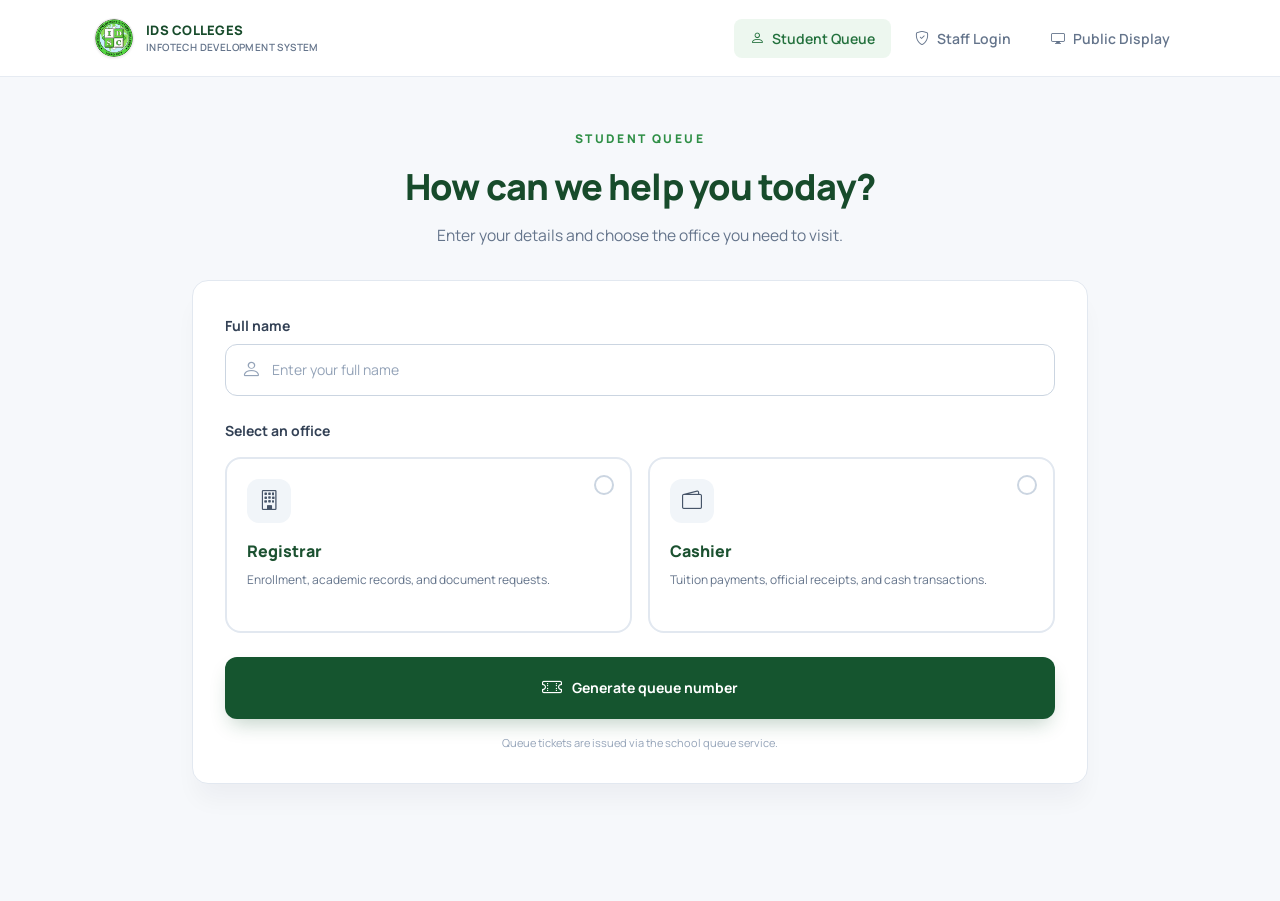
<file: frontend/pages/student-queue.html>
<!doctype html>
<html lang="en">
  <head>
    <meta charset="UTF-8" />
    <meta name="viewport" content="width=device-width, initial-scale=1.0" />
    <title>Student Queue — IDS Colleges</title>
    <meta
      name="description"
      content="Request a student queue ticket for Registrar or Cashier services at IDS Colleges."
    />
    <link rel="icon" type="image/png" href="../assets/images/favicon.png" />

    <!-- Bootstrap 5 & Bootstrap Icons -->
    <link
      href="https://cdn.jsdelivr.net/npm/bootstrap@5.3.3/dist/css/bootstrap.min.css"
      rel="stylesheet"
    />
    <link
      href="https://cdn.jsdelivr.net/npm/bootstrap-icons@1.11.3/font/bootstrap-icons.min.css"
      rel="stylesheet"
    />

    <!-- Typography & Project Stylesheets -->
    <link rel="stylesheet" href="../assets/fonts/manrope.css" />
    <link rel="stylesheet" href="../css/style.css" />
    <link rel="stylesheet" href="../css/components.css" />
    <link rel="stylesheet" href="../css/responsive.css" />
  </head>
  <body class="page-student" data-page="student">
    <!-- Top Sticky Navigation -->
    <header class="ids-header">
      <nav class="navbar navbar-expand-lg py-0" aria-label="Primary navigation">
        <div class="container-xl ids-header-inner px-3 px-lg-4">
          <a href="../index.html" class="brand-lockup" aria-label="Go to home">
            <img
              src="../assets/images/ids-colleges-logo.png"
              alt="IDS Colleges official seal"
              class="brand-seal"
            />
            <div>
              <p class="brand-title">IDS COLLEGES</p>
              <p class="brand-subtitle">INFOTECH DEVELOPMENT SYSTEM</p>
            </div>
          </a>

          <button
            class="navbar-toggler border-0 shadow-none"
            type="button"
            data-bs-toggle="collapse"
            data-bs-target="#idsMainNav"
            aria-controls="idsMainNav"
            aria-expanded="false"
            aria-label="Toggle navigation"
          >
            <span class="navbar-toggler-icon"></span>
          </button>

          <div class="collapse navbar-collapse justify-content-end" id="idsMainNav">
            <div class="d-flex flex-column flex-lg-row align-items-stretch align-items-lg-center gap-1 gap-lg-2 py-2 py-lg-0">
              <a href="./student-queue.html" class="ids-nav-link active" data-nav-page="student">
                <i class="bi bi-person"></i>
                <span>Student Queue</span>
              </a>
              <a href="./staff-login.html" class="ids-nav-link" data-nav-page="login">
                <i class="bi bi-shield-check"></i>
                <span>Staff Login</span>
              </a>
              <a href="./public-display.html" class="ids-nav-link" data-nav-page="display">
                <i class="bi bi-display"></i>
                <span>Public Display</span>
              </a>
            </div>
          </div>
        </div>
      </nav>
    </header>

    <!-- Main Student Queue Content -->
    <main class="main-viewport py-5 px-3">
      <!-- Step 1: Queue Request Form -->
      <section id="studentFormView" class="mx-auto" style="max-width: 56rem;">
        <div class="text-center mb-4 pb-2">
          <span class="ids-kicker">Student queue</span>
          <h1 class="ids-heading-page mt-3 mb-0">How can we help you today?</h1>
          <p class="mt-3 mb-0" style="font-size: 0.975rem; color: #64748b;">
            Enter your details and choose the office you need to visit.
          </p>
        </div>

        <form id="studentQueueForm" class="ids-form-card" novalidate>
          <div class="mb-4">
            <label
              for="studentName"
              class="form-label fw-bold mb-2"
              style="font-size: 0.875rem; color: #334155;"
            >
              Full name
            </label>
            <div class="ids-input-group">
              <i class="bi bi-person ids-input-icon fs-5"></i>
              <input
                id="studentName"
                type="text"
                class="ids-input"
                placeholder="Enter your full name"
                autocomplete="name"
                required
              />
            </div>
          </div>

          <fieldset class="mt-4">
            <legend
              class="fw-bold mb-3"
              style="font-size: 0.875rem; color: #334155; float: none; width: auto;"
            >
              Select an office
            </legend>

            <div class="row g-3">
              <div class="col-12 col-sm-6">
                <button
                  type="button"
                  class="office-choice-card"
                  data-office="registrar"
                  aria-pressed="false"
                >
                  <span class="office-choice-icon">
                    <i class="bi bi-building fs-5"></i>
                  </span>
                  <span class="office-choice-check" aria-hidden="true">
                    <i class="bi bi-check" style="font-size: 0.75rem;"></i>
                  </span>
                  <span class="d-flex align-items-center justify-content-between w-100 mt-3">
                    <span class="fw-extrabold" style="font-size: 1rem; font-weight: 800; color: #1b5130;">
                      Registrar
                    </span>
                  </span>
                  <span class="mt-2" style="font-size: 0.75rem; line-height: 1.5; color: #64748b;">
                    Enrollment, academic records, and document requests.
                  </span>
                </button>
              </div>

              <div class="col-12 col-sm-6">
                <button
                  type="button"
                  class="office-choice-card"
                  data-office="cashier"
                  aria-pressed="false"
                >
                  <span class="office-choice-icon">
                    <i class="bi bi-wallet2 fs-5"></i>
                  </span>
                  <span class="office-choice-check" aria-hidden="true">
                    <i class="bi bi-check" style="font-size: 0.75rem;"></i>
                  </span>
                  <span class="d-flex align-items-center justify-content-between w-100 mt-3">
                    <span class="fw-extrabold" style="font-size: 1rem; font-weight: 800; color: #1b5130;">
                      Cashier
                    </span>
                  </span>
                  <span class="mt-2" style="font-size: 0.75rem; line-height: 1.5; color: #64748b;">
                    Tuition payments, official receipts, and cash transactions.
                  </span>
                </button>
              </div>
            </div>
          </fieldset>

          <p
            id="studentFormError"
            role="alert"
            class="d-none mt-4 mb-0 rounded-3 px-3 py-2 fw-semibold"
            style="background-color: #fef2f2; color: #b91c1c; font-size: 0.75rem;"
          ></p>

          <button id="studentSubmitBtn" type="submit" class="btn-ids-primary w-100 mt-4 py-3">
            <i class="bi bi-ticket-perforated fs-5"></i>
            <span>Generate queue number</span>
          </button>

          <p class="mt-3 mb-0 text-center" style="font-size: 0.6875rem; color: #94a3b8;">
            Queue tickets are issued via the school queue service.
          </p>
        </form>
      </section>

      <!-- Step 2: Digital Queue Ticket View -->
      <section id="studentTicketView" class="d-none mx-auto text-center" style="max-width: 28rem;">
        <div
          class="d-inline-flex align-items-center justify-content-center rounded-circle mb-3"
          style="width: 56px; height: 56px; background-color: #d1fae5; color: #047857;"
        >
          <i class="bi bi-check-lg fs-3"></i>
        </div>

        <h1 class="fw-extrabold mb-0" style="font-size: 1.875rem; font-weight: 800; color: #174b2b;">
          You're in the queue!
        </h1>
        <p class="mt-2 mb-0" style="font-size: 0.875rem; color: #64748b;">
          Keep this ticket and watch the public display.
        </p>

        <!-- Printable Digital Ticket -->
        <div class="ticket-shape printable-ticket mt-4 text-center">
          <div class="px-4 py-4 text-white text-start" style="background-color: #15552f;">
            <div class="brand-lockup inverted">
              <img
                src="../assets/images/ids-colleges-logo.png"
                alt="IDS Colleges official seal"
                class="brand-seal"
              />
              <div>
                <p class="brand-title">IDS COLLEGES</p>
                <p class="brand-subtitle">INFOTECH DEVELOPMENT SYSTEM</p>
              </div>
            </div>
            <p
              class="mb-0 mt-3 text-uppercase fw-bold"
              style="font-size: 0.625rem; letter-spacing: 0.2em; color: #bbf7d0;"
            >
              Digital queue ticket
            </p>
          </div>

          <div class="px-4 py-4">
            <p
              class="mb-0 text-uppercase fw-bold"
              style="font-size: 0.75rem; letter-spacing: 0.18em; color: #94a3b8;"
            >
              Your number
            </p>
            <p id="ticketNumberDisplay" class="ticket-number-xl tabular-nums mt-2 mb-0">—</p>

            <span id="ticketStatusBadge" class="status-badge waiting mt-3">
              <span class="rounded-circle d-inline-block" style="width: 8px; height: 8px; background-color: #f59e0b;"></span>
              <span>WAITING</span>
            </span>

            <div class="ticket-divider"></div>

            <dl class="mb-0 text-start" style="font-size: 0.875rem;">
              <div class="d-flex justify-content-between gap-3 mb-3">
                <dt class="fw-normal mb-0" style="color: #94a3b8;">Student name</dt>
                <dd id="ticketStudentName" class="fw-bold mb-0 text-end" style="color: #334155;">—</dd>
              </div>
              <div class="d-flex justify-content-between gap-3 mb-3">
                <dt class="fw-normal mb-0" style="color: #94a3b8;">Office</dt>
                <dd id="ticketOfficeName" class="fw-bold mb-0 text-end" style="color: #334155;">—</dd>
              </div>
              <div class="d-flex justify-content-between gap-3 mb-0">
                <dt class="fw-normal mb-0" style="color: #94a3b8;">Time issued</dt>
                <dd id="ticketTimeIssued" class="fw-bold tabular-nums mb-0 text-end" style="color: #334155;">—</dd>
              </div>
            </dl>
          </div>

          <div class="px-4 py-3" style="background-color: #f8fafc; font-size: 0.75rem; color: #64748b;">
            Please be ready when your number is called.
          </div>
        </div>

        <!-- Ticket Actions -->
        <div class="ticket-actions row g-2 mt-4">
          <div class="col-12 col-sm-6">
            <button id="printTicketBtn" type="button" class="btn-ids-primary w-100">
              <i class="bi bi-printer"></i>
              <span>Print queue ticket</span>
            </button>
          </div>
          <div class="col-12 col-sm-6">
            <button id="generateAnotherBtn" type="button" class="btn-ids-outline-green w-100">
              <span>Generate another</span>
            </button>
          </div>
        </div>

        <p class="ticket-actions mt-3 mb-0" style="font-size: 0.6875rem; line-height: 1.5; color: #94a3b8;">
          The print dialog will use any queue or thermal printer connected to this device.
        </p>
      </section>
    </main>

    <!-- Bootstrap 5 Bundle & Application Scripts -->
    <script src="https://cdn.jsdelivr.net/npm/bootstrap@5.3.3/dist/js/bootstrap.bundle.min.js" defer></script>
    <script src="../js/api/api.js" defer></script>
    <script src="../js/services/queueService.js" defer></script>
    <script src="../js/services/authService.js" defer></script>
    <script src="../js/main.js" defer></script>
    <script src="../js/navigation.js" defer></script>
    <script src="../js/validation.js" defer></script>
    <script src="../js/interactions.js" defer></script>
  </body>
</html>
</file>
<file: frontend/assets/fonts/manrope.css>
/* Manrope Display & Body Font Family (400–800) */
@import url('https://fonts.googleapis.com/css2?family=Manrope:wght@400;500;600;700;800&display=swap');
</file>
<file: frontend/css/style.css>
/* ==========================================================================
   IDS Colleges Student Services Queue — Global Stylesheet
   ========================================================================== */

:root {
  --ids-green-deep: #15552f;
  --ids-green-hover: #0f3d24;
  --ids-green-dark-panel: #124628;
  --ids-green-display-bg: #0b331d;
  --ids-green-heading: #174b2b;
  --ids-green-hero: #123c24;
  --ids-green-title: #1b5130;
  --ids-green-accent: #2f8f46;
  --ids-green-accent-dark: #23713d;
  --ids-green-accent-mid: #287c40;
  --ids-green-cta-bright: #39a852;
  --ids-green-cta-bright-hover: #49b861;
  --ids-green-soft: #edf7ef;
  --ids-green-mint: #dff2e4;
  --ids-green-panel-soft: #f2f8f3;

  --ids-bg-home: #f7f9fc;
  --ids-bg-student: #f6f8fb;
  --ids-bg-ticket: #f5f8fc;
  --ids-bg-staff: #f5f7fa;

  --ids-slate-900: #0f172a;
  --ids-slate-800: #1e293b;
  --ids-slate-700: #334155;
  --ids-slate-600: #475569;
  --ids-slate-500: #64748b;
  --ids-slate-400: #94a3b8;
  --ids-slate-300: #cbd5e1;
  --ids-slate-200: #e2e8f0;
  --ids-slate-100: #f1f5f9;
  --ids-slate-50: #f8fafc;

  --ids-radius-card: 1rem;
  --ids-radius-hero: 1.7rem;
  --ids-radius-btn: 0.75rem;
  --ids-transition: 180ms cubic-bezier(0.16, 1, 0.3, 1);
}

*,
*::before,
*::after {
  box-sizing: border-box;
}

html,
body {
  margin: 0;
  padding: 0;
  font-family: 'Manrope', system-ui, -apple-system, BlinkMacSystemFont, 'Segoe UI', sans-serif;
  color: var(--ids-slate-800);
  background-color: var(--ids-bg-home);
  -webkit-font-smoothing: antialiased;
  -moz-osx-font-smoothing: grayscale;
  overflow-x: hidden;
}

/* Tabular numerals for queue numbers, counters, and timestamps */
.tabular-nums {
  font-variant-numeric: tabular-nums;
}

/* Page Canvas Variants */
.page-home {
  background-color: var(--ids-bg-home);
}

.page-student {
  background-color: var(--ids-bg-student);
}

.page-staff {
  background-color: var(--ids-bg-staff);
}

.page-display {
  background-color: var(--ids-green-display-bg);
  color: #ffffff;
}

/* Main viewport height excluding sticky 76px header */
.main-viewport {
  min-height: calc(100vh - 76px);
}

/* Hero Architectural Grid & Ambient Glows */
.hero-section {
  position: relative;
  isolation: isolate;
  display: flex;
  align-items: center;
  overflow: hidden;
  min-height: calc(100vh - 76px);
}

.hero-grid {
  position: absolute;
  inset: 0;
  z-index: -1;
  opacity: 0.55;
  background-image:
    linear-gradient(#22683b0b 1px, transparent 1px),
    linear-gradient(90deg, #22683b0b 1px, transparent 1px);
  background-size: 42px 42px;
  -webkit-mask-image: linear-gradient(90deg, #000, transparent 85%);
  mask-image: linear-gradient(90deg, #000, transparent 85%);
}

.hero-glow-left {
  position: absolute;
  left: -8rem;
  bottom: -14rem;
  z-index: -1;
  width: 34rem;
  height: 34rem;
  border-radius: 50%;
  background-color: rgba(220, 252, 231, 0.72);
  filter: blur(64px);
  pointer-events: none;
}

.hero-glow-right {
  position: absolute;
  right: -8rem;
  top: 2rem;
  z-index: -1;
  width: 30rem;
  height: 30rem;
  border-radius: 50%;
  background-color: rgba(226, 232, 240, 0.72);
  filter: blur(64px);
  pointer-events: none;
}

/* Typography Helpers */
.ids-kicker {
  font-size: 0.75rem;
  font-weight: 800;
  text-transform: uppercase;
  letter-spacing: 0.2em;
  color: var(--ids-green-accent);
}

.ids-heading-hero {
  font-size: clamp(2.65rem, 5.8vw, 5.1rem);
  font-weight: 800;
  line-height: 0.98;
  letter-spacing: -0.05em;
  color: var(--ids-green-hero);
  text-wrap: balance;
}

.ids-heading-hero .accent {
  color: var(--ids-green-accent);
}

.ids-heading-page {
  font-size: clamp(1.75rem, 3vw, 2.25rem);
  font-weight: 800;
  letter-spacing: -0.025em;
  color: var(--ids-green-heading);
  text-wrap: balance;
}

.ids-lead {
  font-size: 1rem;
  line-height: 1.75;
  color: var(--ids-slate-600);
}

/* Accessibility Focus Ring */
a:focus-visible,
button:focus-visible,
input:focus-visible,
select:focus-visible {
  outline: 2px solid var(--ids-green-accent);
  outline-offset: 2px;
}

/* Thermal Ticket Print Styles */
@media print {
  @page {
    size: 80mm auto;
    margin: 0;
  }

  body * {
    visibility: hidden !important;
  }

  .printable-ticket,
  .printable-ticket * {
    visibility: visible !important;
  }

  .printable-ticket {
    position: absolute !important;
    top: 0 !important;
    left: 0 !important;
    width: 80mm !important;
    margin: 0 !important;
    border: 0 !important;
    border-radius: 0 !important;
    box-shadow: none !important;
    -webkit-print-color-adjust: exact !important;
    print-color-adjust: exact !important;
  }

  .printable-ticket::before,
  .printable-ticket::after,
  .ticket-actions {
    display: none !important;
  }
}

@media (prefers-reduced-motion: reduce) {
  *,
  *::before,
  *::after {
    animation-duration: 0.01ms !important;
    animation-iteration-count: 1 !important;
    transition-duration: 0.01ms !important;
    scroll-behavior: auto !important;
  }
}
</file>
<file: frontend/css/components.css>
/* ==========================================================================
   IDS Colleges Student Services Queue — Reusable UI Components
   ========================================================================== */

/* Top Sticky Navigation Bar */
.ids-header {
  position: sticky;
  top: 0;
  z-index: 1030;
  background-color: rgba(255, 255, 255, 0.95);
  backdrop-filter: blur(8px);
  border-bottom: 1px solid rgba(226, 232, 240, 0.85);
}

.ids-header-inner {
  min-height: 76px;
}

/* Brand Lockup */
.brand-lockup {
  display: inline-flex;
  align-items: center;
  gap: 0.75rem;
  text-decoration: none;
}

.brand-seal {
  width: 40px;
  height: 40px;
  flex-shrink: 0;
  border-radius: 999px;
  background-color: #ffffff;
  object-fit: contain;
  box-shadow: 0 1px 2px rgba(0, 0, 0, 0.06);
  border: 1px solid rgba(0, 0, 0, 0.06);
}

.brand-seal-lg {
  width: 56px;
  height: 56px;
}

.brand-title {
  margin: 0;
  font-size: 0.8125rem;
  font-weight: 800;
  letter-spacing: 0.02em;
  line-height: 1.2;
  color: var(--ids-green-heading);
  white-space: nowrap;
}

.brand-subtitle {
  margin: 2px 0 0;
  font-size: 0.625rem;
  font-weight: 600;
  letter-spacing: 0.04em;
  line-height: 1.2;
  color: var(--ids-slate-500);
  white-space: nowrap;
}

.brand-lockup.inverted .brand-title {
  color: #ffffff;
}

.brand-lockup.inverted .brand-subtitle {
  color: #bbf7d0;
}

/* Navigation Pills / Links */
.ids-nav-link {
  display: inline-flex;
  align-items: center;
  gap: 0.5rem;
  padding: 0.5625rem 1rem;
  border-radius: 0.5rem;
  font-size: 0.875rem;
  font-weight: 600;
  color: var(--ids-slate-500);
  text-decoration: none;
  white-space: nowrap;
  transition: background-color var(--ids-transition), color var(--ids-transition);
}

.ids-nav-link:hover {
  background-color: var(--ids-slate-50);
  color: var(--ids-slate-800);
}

.ids-nav-link.active {
  background-color: var(--ids-green-soft);
  color: var(--ids-green-accent-dark);
}

/* Status Pill Badge (Home Hero & Public Display) */
.status-online-pill {
  display: inline-flex;
  align-items: center;
  gap: 0.5rem;
  padding: 0.5rem 0.875rem;
  border-radius: 999px;
  border: 1px solid #bbf7d0;
  background-color: #ffffff;
  font-size: 0.75rem;
  font-weight: 700;
  text-transform: uppercase;
  letter-spacing: 0.16em;
  color: var(--ids-green-accent-mid);
  box-shadow: 0 1px 2px rgba(0, 0, 0, 0.04);
}

.status-dot-emerald {
  width: 8px;
  height: 8px;
  border-radius: 50%;
  background-color: #10b981;
  display: inline-block;
  flex-shrink: 0;
}

.status-dot-pulse {
  animation: idsPulse 2s cubic-bezier(0.4, 0, 0.6, 1) infinite;
}

@keyframes idsPulse {
  0%, 100% {
    opacity: 1;
  }
  50% {
    opacity: 0.45;
  }
}

/* Buttons */
.btn-ids-primary {
  display: inline-flex;
  align-items: center;
  justify-content: center;
  gap: 0.625rem;
  padding: 0.875rem 1.5rem;
  border-radius: var(--ids-radius-btn);
  border: none;
  background-color: var(--ids-green-deep);
  color: #ffffff;
  font-size: 0.875rem;
  font-weight: 700;
  text-decoration: none;
  white-space: nowrap;
  box-shadow: 0 10px 20px -6px rgba(21, 85, 47, 0.28);
  transition: transform var(--ids-transition), background-color var(--ids-transition), box-shadow var(--ids-transition);
}

.btn-ids-primary:hover,
.btn-ids-primary:focus {
  background-color: var(--ids-green-hover);
  color: #ffffff;
  transform: translateY(-1px);
}

.btn-ids-primary:active {
  transform: translateY(0);
}

.btn-ids-outline {
  display: inline-flex;
  align-items: center;
  justify-content: center;
  gap: 0.5rem;
  padding: 0.875rem 1.25rem;
  border-radius: var(--ids-radius-btn);
  border: 1px solid var(--ids-slate-300);
  background-color: #ffffff;
  color: var(--ids-slate-700);
  font-size: 0.875rem;
  font-weight: 700;
  text-decoration: none;
  white-space: nowrap;
  transition: border-color var(--ids-transition), color var(--ids-transition), background-color var(--ids-transition);
}

.btn-ids-outline:hover {
  border-color: #86efac;
  color: #15803d;
  background-color: #ffffff;
}

.btn-ids-outline-green {
  display: inline-flex;
  align-items: center;
  justify-content: center;
  gap: 0.5rem;
  padding: 0.875rem 1.25rem;
  border-radius: var(--ids-radius-btn);
  border: 1px solid var(--ids-slate-300);
  background-color: #ffffff;
  color: var(--ids-green-accent-mid);
  font-size: 0.875rem;
  font-weight: 700;
  text-decoration: none;
  white-space: nowrap;
  transition: border-color var(--ids-transition), background-color var(--ids-transition);
}

.btn-ids-outline-green:hover {
  border-color: #86efac;
  background-color: #f0fdf4;
  color: var(--ids-green-accent-mid);
}

.btn-ids-call-next {
  display: flex;
  width: 100%;
  align-items: center;
  justify-content: center;
  gap: 0.5rem;
  padding: 0.875rem 1rem;
  border-radius: var(--ids-radius-btn);
  border: none;
  background-color: var(--ids-green-cta-bright);
  color: #ffffff;
  font-size: 0.75rem;
  font-weight: 800;
  text-transform: uppercase;
  letter-spacing: 0.08em;
  transition: background-color var(--ids-transition), opacity var(--ids-transition);
}

.btn-ids-call-next:hover:not(:disabled) {
  background-color: var(--ids-green-cta-bright-hover);
  color: #ffffff;
}

.btn-ids-call-next:disabled {
  opacity: 0.42;
  cursor: not-allowed;
}

/* Home Hero Floating Summary Card */
.hero-card-stack {
  position: relative;
  max-width: 28rem;
  width: 100%;
  margin-inline: auto;
}

.hero-card-backdrop {
  position: absolute;
  inset: -1.15rem;
  border-radius: 2rem;
  background-color: var(--ids-green-mint);
  transform: rotate(3deg);
}

.hero-card {
  position: relative;
  border-radius: var(--ids-radius-hero);
  border: 1px solid #ffffff;
  background-color: #ffffff;
  padding: 1.75rem;
  box-shadow: 0 25px 50px -12px rgba(15, 23, 42, 0.14);
}

.office-summary-row {
  display: flex;
  align-items: center;
  gap: 1rem;
  border-radius: 1rem;
  border: 1px solid var(--ids-slate-200);
  background-color: rgba(248, 250, 252, 0.75);
  padding: 1rem;
}

.icon-tile {
  display: grid;
  place-items: center;
  width: 44px;
  height: 44px;
  border-radius: 0.75rem;
  flex-shrink: 0;
}

.icon-tile-white {
  background-color: #ffffff;
  color: #2b8544;
  box-shadow: 0 1px 2px rgba(0, 0, 0, 0.05);
}

.icon-tile-green {
  background-color: #f0fdf4;
  color: #15803d;
}

.icon-tile-emerald {
  background-color: #ecfdf5;
  color: #047857;
}

.icon-tile-amber {
  background-color: #fffbeb;
  color: #b45309;
}

.icon-tile-gray {
  background-color: var(--ids-slate-100);
  color: var(--ids-slate-600);
}

/* Form Cards & Inputs */
.ids-form-card {
  border-radius: 1rem;
  border: 1px solid var(--ids-slate-200);
  background-color: #ffffff;
  padding: 2rem;
  box-shadow: 0 20px 25px -5px rgba(15, 23, 42, 0.045);
}

.ids-input-group {
  position: relative;
}

.ids-input-icon {
  position: absolute;
  left: 1rem;
  top: 50%;
  transform: translateY(-50%);
  color: var(--ids-slate-400);
  pointer-events: none;
}

.ids-input {
  height: 52px;
  width: 100%;
  border-radius: 0.75rem;
  border: 1px solid var(--ids-slate-300);
  background-color: #ffffff;
  padding: 0 1rem 0 2.85rem;
  font-size: 0.875rem;
  color: var(--ids-slate-800);
  transition: border-color var(--ids-transition), box-shadow var(--ids-transition);
}

.ids-input::placeholder {
  color: var(--ids-slate-400);
}

.ids-input:focus {
  outline: none;
  border-color: #22c55e;
  box-shadow: 0 0 0 3px rgba(220, 252, 231, 0.9);
}

.ids-input.has-toggle {
  padding-right: 2.85rem;
}

/* Selectable Office Cards */
.office-choice-card {
  position: relative;
  display: flex;
  flex-direction: column;
  align-items: flex-start;
  width: 100%;
  min-height: 176px;
  padding: 1.25rem;
  border-radius: 1rem;
  border: 2px solid var(--ids-slate-200);
  background-color: #ffffff;
  text-align: left;
  cursor: pointer;
  transition: border-color var(--ids-transition), background-color var(--ids-transition), box-shadow var(--ids-transition);
}

.office-choice-card:hover {
  border-color: #bbf7d0;
  background-color: var(--ids-slate-50);
}

.office-choice-card.selected {
  border-color: var(--ids-green-accent);
  background-color: rgba(240, 253, 244, 0.65);
  box-shadow: 0 6px 14px -4px rgba(20, 83, 45, 0.08);
}

.office-choice-icon {
  display: grid;
  place-items: center;
  width: 44px;
  height: 44px;
  border-radius: 0.75rem;
  background-color: var(--ids-slate-100);
  color: var(--ids-slate-600);
  transition: background-color var(--ids-transition), color var(--ids-transition);
}

.office-choice-card.selected .office-choice-icon {
  background-color: var(--ids-green-accent);
  color: #ffffff;
}

.office-choice-check {
  position: absolute;
  top: 1rem;
  right: 1rem;
  width: 20px;
  height: 20px;
  border-radius: 50%;
  border: 2px solid var(--ids-slate-300);
  display: grid;
  place-items: center;
  color: transparent;
  transition: all var(--ids-transition);
}

.office-choice-card.selected .office-choice-check {
  border-color: #16a34a;
  background-color: #16a34a;
  color: #ffffff;
}

/* Digital Queue Ticket Card */
.ticket-shape {
  position: relative;
  overflow: hidden;
  border-radius: 1rem;
  border: 1px solid var(--ids-slate-200);
  background-color: #ffffff;
  box-shadow: 0 25px 50px -12px rgba(15, 23, 42, 0.12);
}

.ticket-shape::before,
.ticket-shape::after {
  content: "";
  position: absolute;
  top: 52%;
  width: 22px;
  height: 22px;
  border-radius: 50%;
  background-color: var(--ids-bg-ticket);
  box-shadow: 0 0 0 1px var(--ids-slate-200);
  z-index: 2;
}

.ticket-shape::before {
  left: -12px;
}

.ticket-shape::after {
  right: -12px;
}

.ticket-number-xl {
  font-size: 3.75rem;
  font-weight: 900;
  line-height: 1;
  letter-spacing: -0.05em;
  color: var(--ids-green-deep);
}

.ticket-divider {
  margin: 1.75rem 0;
  border-top: 1px dashed var(--ids-slate-300);
}

/* Status Badges */
.status-badge {
  display: inline-flex;
  align-items: center;
  gap: 0.4rem;
  padding: 0.35rem 0.65rem;
  border-radius: 999px;
  font-size: 0.625rem;
  font-weight: 800;
  text-transform: uppercase;
  letter-spacing: 0.08em;
}

.status-badge.waiting {
  background-color: #fffbeb;
  color: #b45309;
}

.status-badge.serving {
  background-color: #f0fdf4;
  color: #15803d;
}

.status-badge.completed {
  background-color: #ecfdf5;
  color: #047857;
}

.status-badge.skipped {
  background-color: var(--ids-slate-100);
  color: var(--ids-slate-600);
}

/* Staff Login Split Panel */
.login-split-grid {
  display: grid;
  min-height: calc(100vh - 76px);
}

.login-hero-aside {
  background-color: var(--ids-green-dark-panel);
  color: #ffffff;
  padding: 3.5rem;
  display: flex;
  flex-direction: column;
  justify-content: space-between;
}

/* Staff Dashboard KPI & Queue Cards */
.kpi-card {
  display: flex;
  align-items: center;
  gap: 1rem;
  border-radius: 1rem;
  border: 1px solid var(--ids-slate-200);
  background-color: #ffffff;
  padding: 1.25rem;
}

.kpi-value {
  font-size: 1.5rem;
  font-weight: 800;
  line-height: 1.2;
  color: var(--ids-green-title);
}

.kpi-label {
  font-size: 0.75rem;
  font-weight: 500;
  color: var(--ids-slate-400);
  margin-top: 0.15rem;
}

.serving-control-card {
  border-radius: 1rem;
  background-color: var(--ids-green-deep);
  color: #ffffff;
  padding: 1.5rem;
  box-shadow: 0 12px 24px -8px rgba(5, 46, 22, 0.25);
}

.serving-btn-skip {
  border-radius: 0.75rem;
  border: 1px solid rgba(255, 255, 255, 0.2);
  background-color: rgba(255, 255, 255, 0.1);
  color: #ffffff;
  padding: 0.75rem;
  font-size: 0.75rem;
  font-weight: 700;
  transition: background-color var(--ids-transition), opacity var(--ids-transition);
}

.serving-btn-skip:hover:not(:disabled) {
  background-color: rgba(255, 255, 255, 0.16);
  color: #ffffff;
}

.serving-btn-complete {
  border-radius: 0.75rem;
  border: none;
  background-color: #ffffff;
  color: var(--ids-green-deep);
  padding: 0.75rem;
  font-size: 0.75rem;
  font-weight: 700;
  transition: background-color var(--ids-transition), opacity var(--ids-transition);
}

.serving-btn-complete:hover:not(:disabled) {
  background-color: #f0fdf4;
  color: var(--ids-green-deep);
}

.serving-btn-skip:disabled,
.serving-btn-complete:disabled {
  opacity: 0.4;
  cursor: not-allowed;
}

/* Dashboard Queue Table Card */
.queue-table-card {
  overflow: hidden;
  border-radius: 1rem;
  border: 1px solid var(--ids-slate-200);
  background-color: #ffffff;
}

.queue-tab-btn {
  border: none;
  border-bottom: 2px solid transparent;
  background: transparent;
  padding: 1.15rem 0;
  font-size: 0.875rem;
  font-weight: 700;
  color: var(--ids-slate-400);
  cursor: pointer;
  transition: color var(--ids-transition), border-color var(--ids-transition);
}

.queue-tab-btn:hover {
  color: var(--ids-slate-700);
}

.queue-tab-btn.active {
  border-bottom-color: #16a34a;
  color: #15803d;
}

.queue-table thead tr {
  background-color: var(--ids-slate-50);
}

.queue-table th {
  font-size: 0.65rem;
  font-weight: 800;
  text-transform: uppercase;
  letter-spacing: 0.06em;
  color: var(--ids-slate-400);
  padding: 0.75rem 1.25rem;
  border-bottom: 1px solid var(--ids-slate-200);
}

.queue-table td {
  padding: 1rem 1.25rem;
  font-size: 0.875rem;
  vertical-align: middle;
  border-bottom: 1px solid var(--ids-slate-100);
}

.queue-table tbody tr:last-child td {
  border-bottom: none;
}

.queue-table tbody tr:hover {
  background-color: rgba(248, 250, 252, 0.75);
}

/* Public Display Monitor Cards */
.display-office-card {
  overflow: hidden;
  border-radius: 1rem;
  background-color: #ffffff;
  color: var(--ids-slate-800);
  box-shadow: 0 25px 50px -12px rgba(0, 0, 0, 0.28);
}

.display-now-serving {
  background-color: var(--ids-green-panel-soft);
  padding: 2.25rem 1.5rem;
  text-align: center;
}

.display-ticket-giant {
  font-size: clamp(4.25rem, 9vw, 7rem);
  font-weight: 900;
  line-height: 1;
  letter-spacing: -0.07em;
  color: var(--ids-green-deep);
}

.display-up-next-row {
  display: flex;
  align-items: center;
  justify-content: space-between;
  border-radius: 0.75rem;
  border: 1px solid var(--ids-slate-200);
  padding: 0.75rem 1rem;
}

.display-pos-badge {
  display: grid;
  place-items: center;
  width: 28px;
  height: 28px;
  border-radius: 0.5rem;
  background-color: var(--ids-slate-100);
  font-size: 0.75rem;
  font-weight: 700;
  color: var(--ids-slate-500);
}

/* Department Destination Chip & Next in Line Highlight */
.destination-chip {
  display: inline-flex;
  align-items: center;
  gap: 0.4rem;
  padding: 0.375rem 0.75rem;
  border-radius: 999px;
  background-color: rgba(21, 85, 47, 0.09);
  color: var(--ids-green-deep);
  font-size: 0.75rem;
  font-weight: 800;
  letter-spacing: 0.02em;
}

.destination-chip-inverted {
  display: inline-flex;
  align-items: center;
  gap: 0.4rem;
  padding: 0.4rem 0.85rem;
  border-radius: 999px;
  background-color: rgba(255, 255, 255, 0.14);
  border: 1px solid rgba(255, 255, 255, 0.22);
  color: #ffffff;
  font-size: 0.75rem;
  font-weight: 700;
}

.display-next-highlight {
  display: flex;
  align-items: center;
  justify-content: space-between;
  border-radius: 0.75rem;
  border: 1px solid #bbf7d0;
  background-color: var(--ids-green-soft);
  padding: 0.85rem 1rem;
}

/* Voice Announcement Status & Controls */
.voice-status-pill {
  display: inline-flex;
  align-items: center;
  gap: 0.35rem;
  padding: 0.25rem 0.65rem;
  border-radius: 999px;
  font-size: 0.6875rem;
  font-weight: 700;
  text-transform: uppercase;
  letter-spacing: 0.06em;
  background-color: rgba(255, 255, 255, 0.14);
  color: #dcfce7;
}

.voice-status-pill.speaking {
  background-color: #39a852;
  color: #ffffff;
}

.voice-status-pill.stopped {
  background-color: rgba(245, 158, 11, 0.25);
  color: #fef3c7;
}

.voice-status-pill.error,
.voice-status-pill.unsupported {
  background-color: rgba(239, 68, 68, 0.25);
  color: #fee2e2;
}

.voice-settings-box {
  border-radius: 0.75rem;
  background-color: rgba(0, 0, 0, 0.18);
  border: 1px solid rgba(255, 255, 255, 0.12);
  padding: 0.85rem;
}

.next-in-line-card {
  border-radius: 1rem;
  border: 1px solid var(--ids-slate-200);
  background-color: #ffffff;
  padding: 1.15rem 1.25rem;
}
</file>
<file: frontend/css/responsive.css>
/* ==========================================================================
   IDS Colleges Student Services Queue — Responsive Rules
   ========================================================================== */

/* Desktop Large Split Grids */
@media (min-width: 992px) {
  .login-split-grid {
    grid-template-columns: 0.9fr 1.1fr;
  }
}

@media (max-width: 991.98px) {
  .login-hero-aside {
    display: none;
  }

  .ids-header .navbar-collapse {
    padding-top: 0.75rem;
    padding-bottom: 0.75rem;
    border-top: 1px solid var(--ids-slate-100);
    margin-top: 0.5rem;
  }

  .ids-header .ids-nav-link {
    width: 100%;
    padding: 0.75rem 0.875rem;
  }
}

/* Tablet & Mobile Refinements */
@media (max-width: 767.98px) {
  .hero-section {
    padding-top: 2rem;
    padding-bottom: 3rem;
  }

  .hero-card {
    padding: 1.25rem;
  }

  .hero-card-backdrop {
    inset: -0.75rem;
  }

  .ids-form-card {
    padding: 1.35rem;
  }

  .office-choice-card {
    min-height: 150px;
  }

  .ticket-number-xl {
    font-size: 3.25rem;
  }

  .display-now-serving {
    padding: 1.75rem 1rem;
  }
}

/* Extra-small screens */
@media (max-width: 479.98px) {
  .brand-subtitle {
    display: none;
  }

  .ids-heading-hero {
    font-size: 2.35rem;
  }

  .btn-ids-primary,
  .btn-ids-outline {
    width: 100%;
  }
}
</file>
